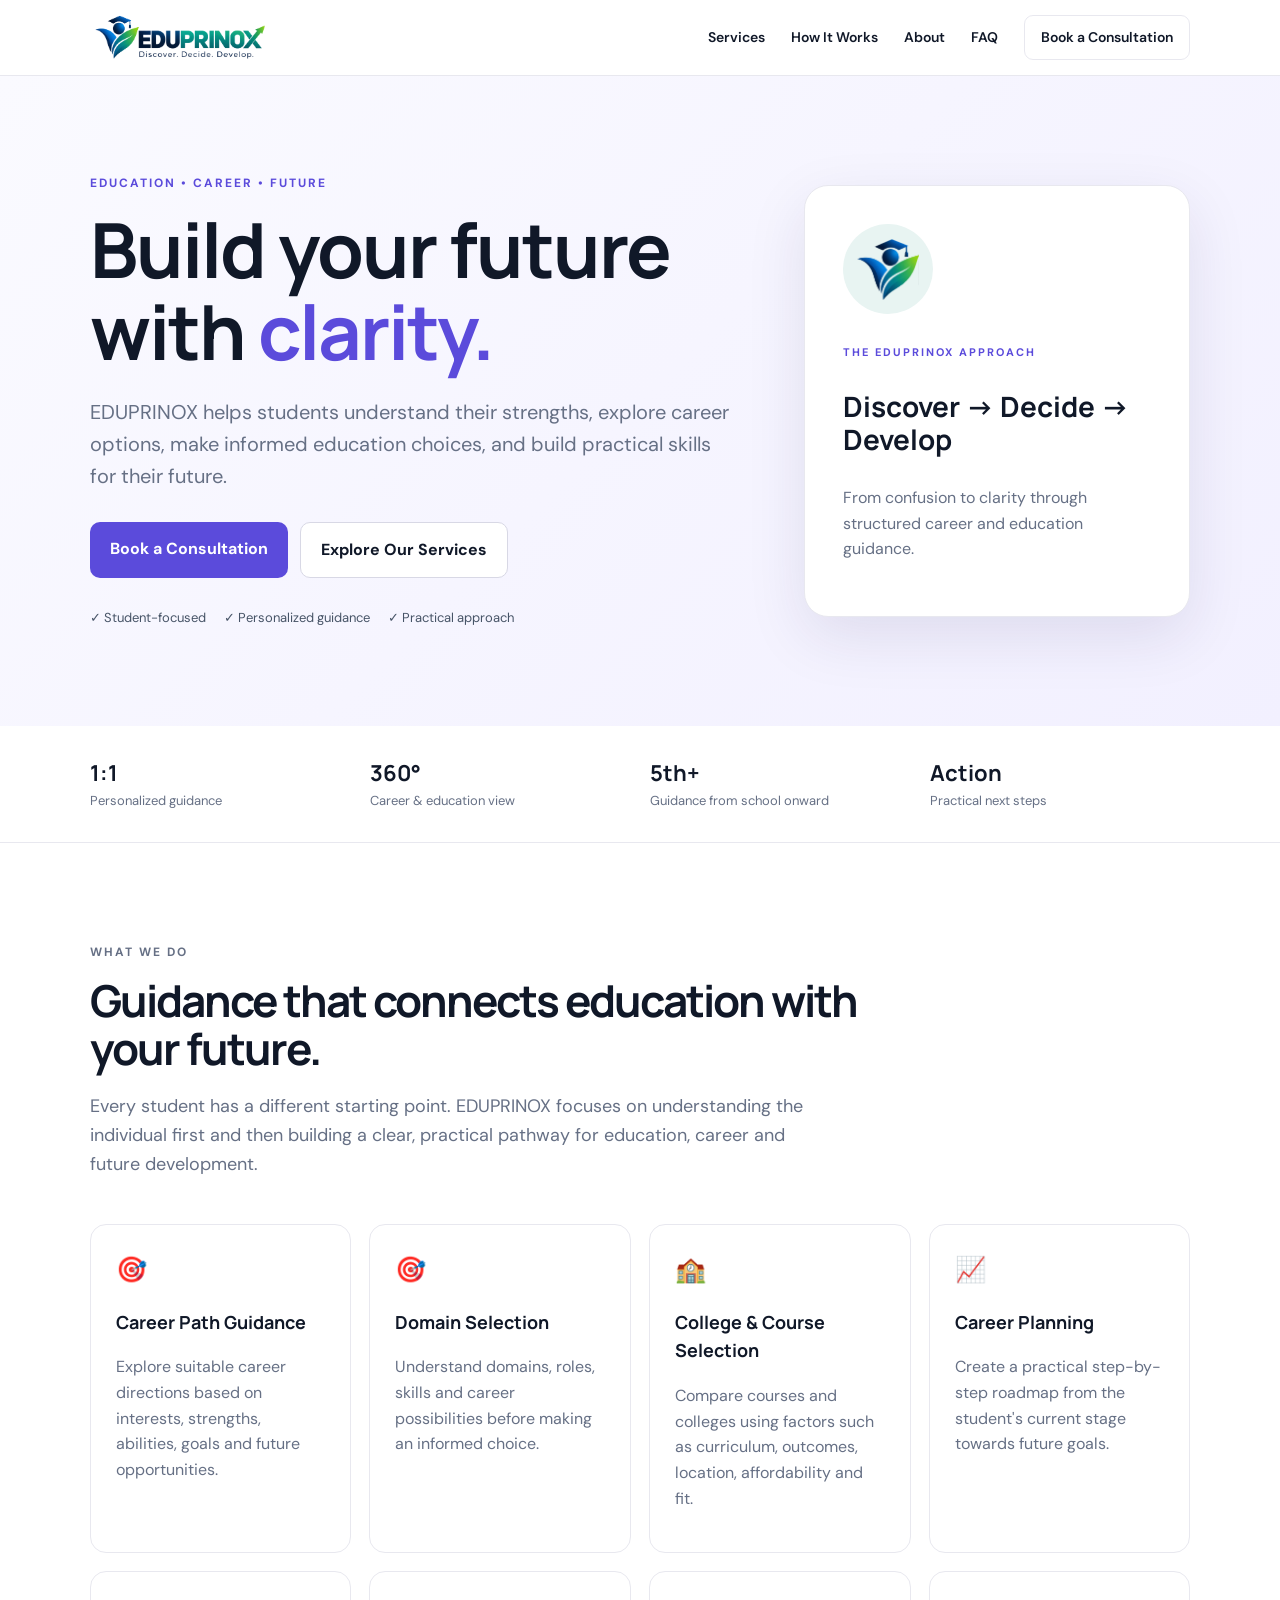
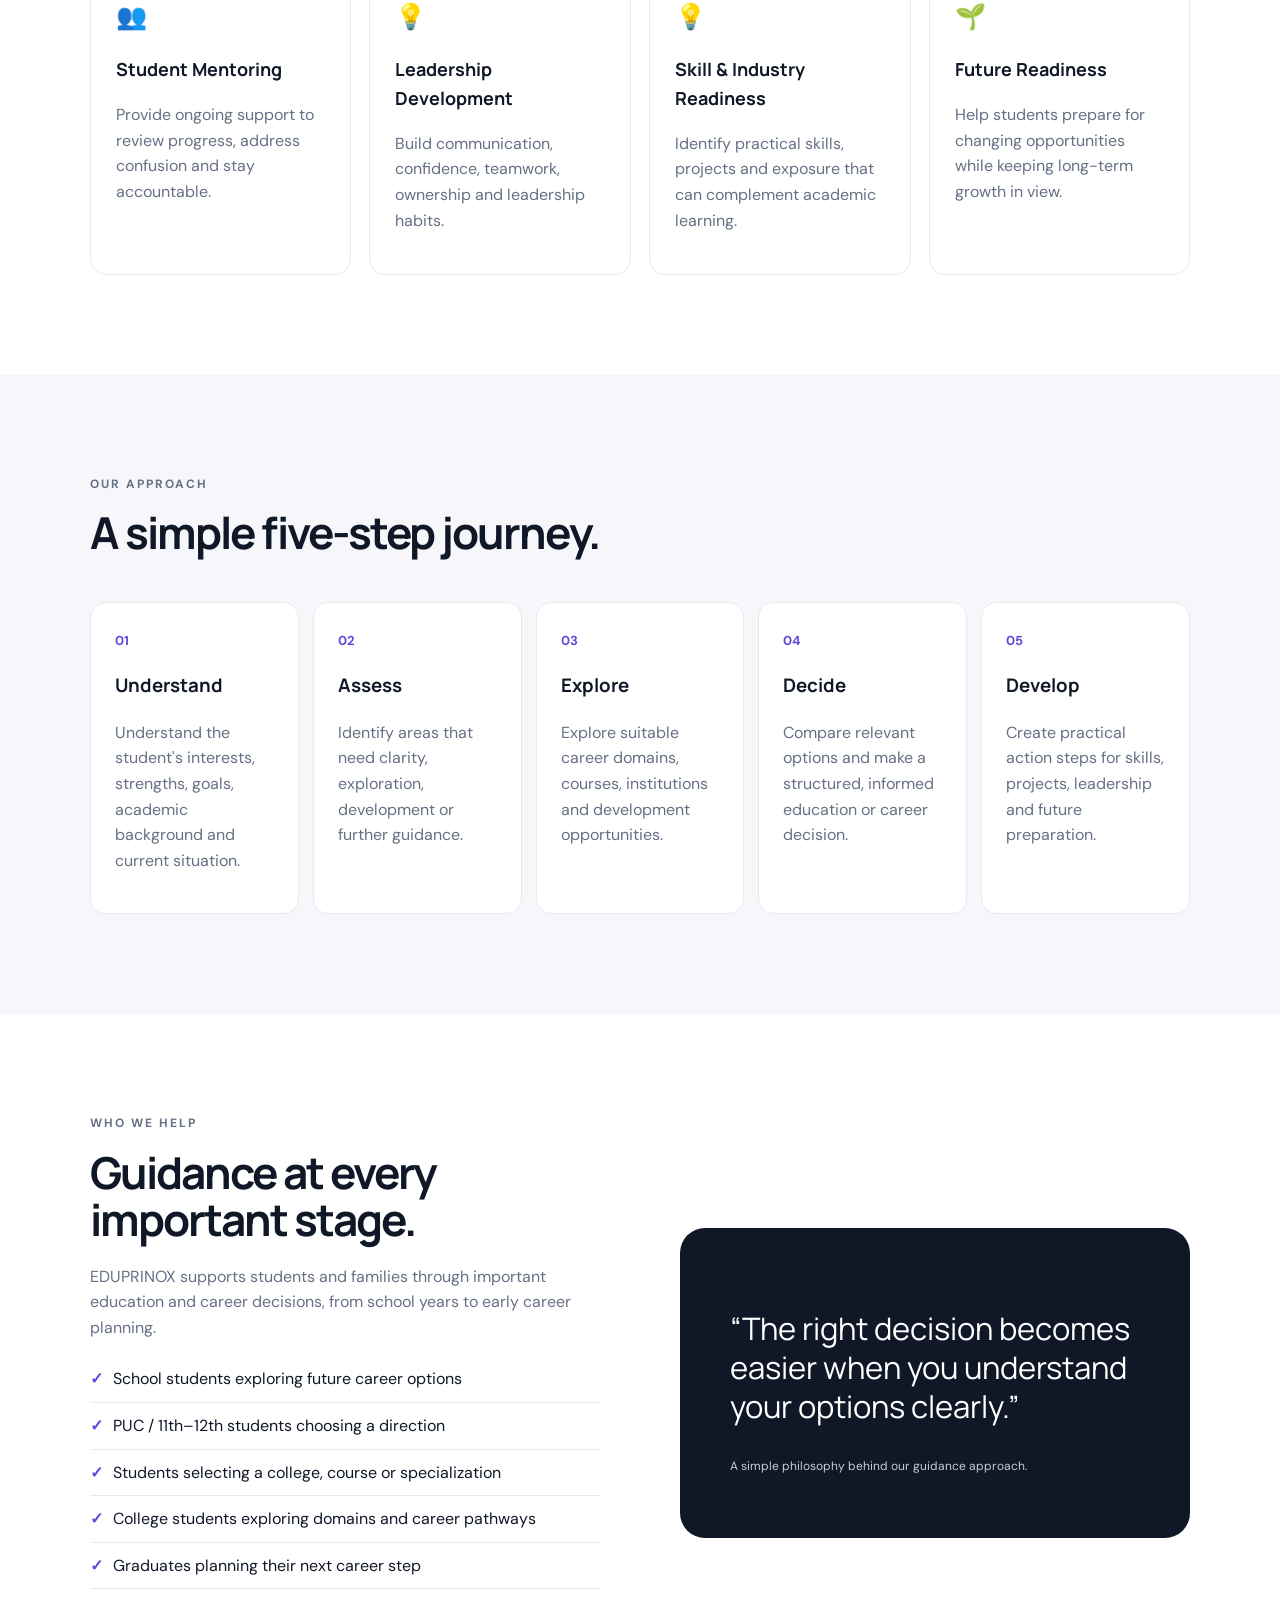
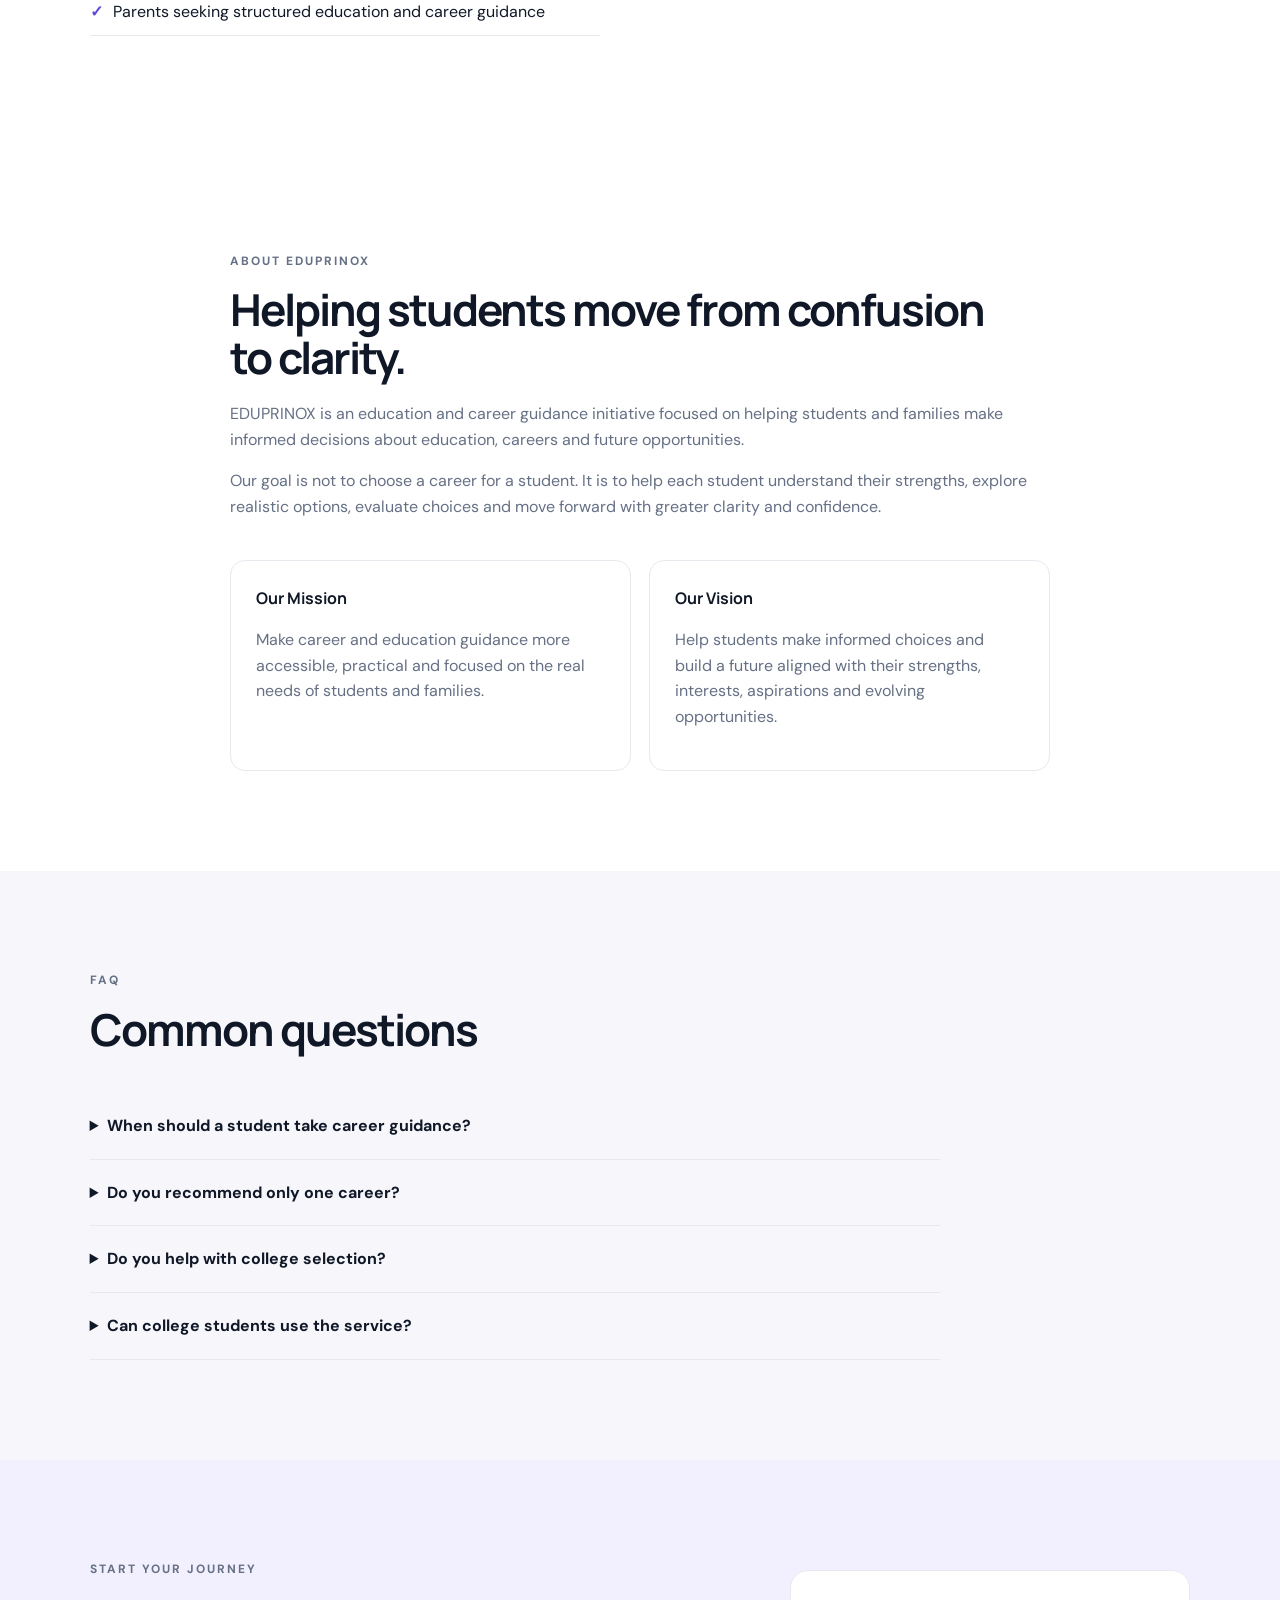
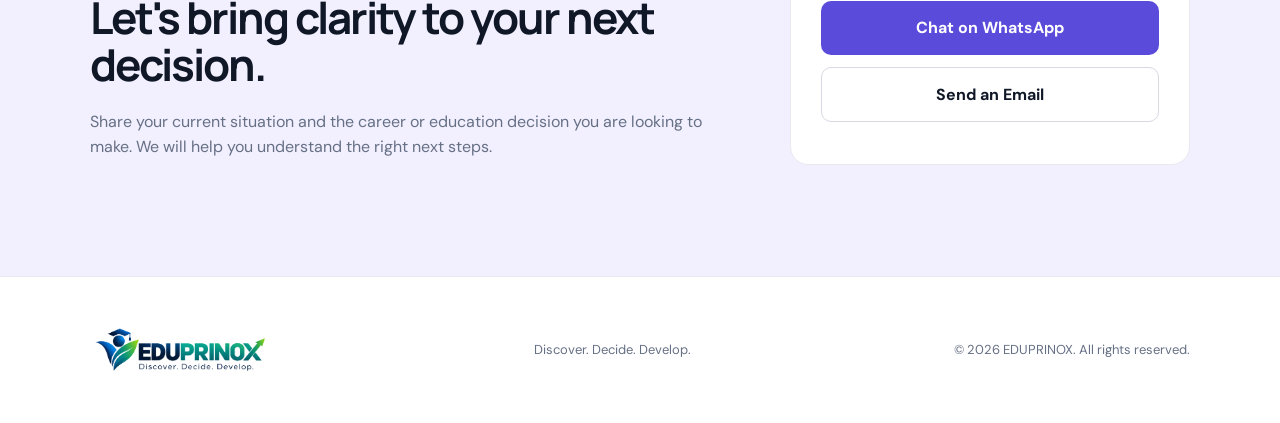
<file: index.html>
<!DOCTYPE html>
<html lang="en">
<head><meta name="google-site-verification" content="lOaw9TLtrIr2aU91BpSRBnDCga_M7J0gztXwc3w6dd8" />
  <meta charset="UTF-8">
  <meta name="viewport" content="width=device-width, initial-scale=1.0">
  <title>EDUPRINOX | Career & Education Guidance</title>
  <meta name="description" content="EDUPRINOX helps students make informed decisions about careers, education, courses, colleges, skills and future opportunities through structured guidance and practical career planning.">
  <meta name="keywords" content="career guidance, education consultancy, career counselling, college selection, domain selection, student mentoring, EDUPRINOX">
  <meta name="author" content="EDUPRINOX">
  <meta name="robots" content="index, follow">
  <meta property="og:title" content="EDUPRINOX | Discover. Decide. Develop.">
  <meta property="og:description" content="EDUPRINOX provides structured career and education guidance to help students learn, grow and make informed decisions about their future.">
  <meta property="og:type" content="website">
  <link rel="canonical" href="https://basavarajshellikeri.github.io/">
  <link rel="stylesheet" href="style.css">
</head>
<body>
<header class="nav">
  <a class="logo" href="#home">
    <img src="logo.png" alt="EDUPRINOX - Discover. Decide. Develop.">
  </a>
  <nav>
    <a href="#services">Services</a>
    <a href="#process">How It Works</a>
    <a href="#about">About</a>
    <a href="#faq">FAQ</a>
    <a class="nav-cta" href="#contact">Book a Consultation</a>
  </nav>
</header>

<main>
<section id="home" class="hero">
  <div class="hero-copy">
    <p class="eyebrow">EDUCATION • CAREER • FUTURE</p>
    <h1>Build your future with <span>clarity.</span></h1>
    <p class="lead">EDUPRINOX helps students understand their strengths, explore career options, make informed education choices, and build practical skills for their future.</p>
    <div class="actions">
      <a class="btn primary" href="#contact">Book a Consultation</a>
      <a class="btn secondary" href="#services">Explore Our Services</a>
    </div>
    <div class="trust"><span>✓ Student-focused</span><span>✓ Personalized guidance</span><span>✓ Practical approach</span></div>
  </div>
  <div class="hero-card">
    <div class="orb">
  <img src="logo-mark.png" alt="EDUPRINOX">
</div>
    <p class="mini">THE EDUPRINOX APPROACH</p>
    <h3>Discover → Decide → Develop</h3>
    <p>From confusion to clarity through structured career and education guidance.</p>
  </div>
</section>

<section class="stats">
  <div><strong>1:1</strong><span>Personalized guidance</span></div>
  <div><strong>360°</strong><span>Career & education view</span></div>
  <div><strong>5th+</strong><span>Guidance from school onward</span></div>
  <div><strong>Action</strong><span>Practical next steps</span></div>
</section>

<section id="services" class="section">
  <p class="eyebrow">WHAT WE DO</p>
  <h2>Guidance that connects education with your future.</h2>
  <p class="section-intro">Every student has a different starting point. EDUPRINOX focuses on understanding the individual first and then building a clear, practical pathway for education, career and future development.</p>
  <div class="grid">
    <article><div class="icon">🎯</div><h3>Career Path Guidance</h3><p>Explore suitable career directions based on interests, strengths, abilities, goals and future opportunities.</p></article>
    <article><div class="icon">🎯</div><h3>Domain Selection</h3><p>Understand domains, roles, skills and career possibilities before making an informed choice.</p></article>
    <article><div class="icon">🏫</div><h3>College & Course Selection</h3><p>Compare courses and colleges using factors such as curriculum, outcomes, location, affordability and fit.</p></article>
    <article><div class="icon">📈</div><h3>Career Planning</h3><p>Create a practical step-by-step roadmap from the student's current stage towards future goals.</p></article>
    <article><div class="icon">👥</div><h3>Student Mentoring</h3><p>Provide ongoing support to review progress, address confusion and stay accountable.</p></article>
    <article><div class="icon">💡</div><h3>Leadership Development</h3><p>Build communication, confidence, teamwork, ownership and leadership habits.</p></article>
    <article><div class="icon">💡</div><h3>Skill & Industry Readiness</h3><p>Identify practical skills, projects and exposure that can complement academic learning.</p></article>
    <article><div class="icon">🌱</div><h3>Future Readiness</h3><p>Help students prepare for changing opportunities while keeping long-term growth in view.</p></article>
  </div>
</section>

<section id="process" class="section alt">
  <p class="eyebrow">OUR APPROACH</p>
<h2>A simple five-step journey.</h2>
<div class="steps">
  <div><b>01</b><h3>Understand</h3><p>Understand the student's interests, strengths, goals, academic background and current situation.</p></div>
  <div><b>02</b><h3>Assess</h3><p>Identify areas that need clarity, exploration, development or further guidance.</p></div>
  <div><b>03</b><h3>Explore</h3><p>Explore suitable career domains, courses, institutions and development opportunities.</p></div>
  <div><b>04</b><h3>Decide</h3><p>Compare relevant options and make a structured, informed education or career decision.</p></div>
  <div><b>05</b><h3>Develop</h3><p>Create practical action steps for skills, projects, leadership and future preparation.</p></div>
</div>
</section>

<section class="section split">
  <div>
    <p class="eyebrow">WHO WE HELP</p>
    <h2>Guidance at every important stage.</h2>
    <p>EDUPRINOX supports students and families through important education and career decisions, from school years to early career planning.</p>
    <ul class="checklist">
      <li>School students exploring future career options</li>
      <li>PUC / 11th–12th students choosing a direction</li>
      <li>Students selecting a college, course or specialization</li>
      <li>College students exploring domains and career pathways</li>
      <li>Graduates planning their next career step</li>
      <li>Parents seeking structured education and career guidance</li>
    </ul>
  </div>
  <div class="quote-card">
    <p class="quote">“The right decision becomes easier when you understand your options clearly.”</p>
    <p class="small">A simple philosophy behind our guidance approach.</p>
  </div>
</section>

<section id="about" class="section about">
  <p class="eyebrow">ABOUT EDUPRINOX</p>
  <h2>Helping students move from confusion to clarity.</h2>
  <p>EDUPRINOX is an education and career guidance initiative focused on helping students and families make informed decisions about education, careers and future opportunities.</p>
  <p>Our goal is not to choose a career for a student. It is to help each student understand their strengths, explore realistic options, evaluate choices and move forward with greater clarity and confidence.</p>
  <div class="mission">
    <div><strong>Our Mission</strong><p>Make career and education guidance more accessible, practical and focused on the real needs of students and families.</p></div>
    <div><strong>Our Vision</strong><p>Help students make informed choices and build a future aligned with their strengths, interests, aspirations and evolving opportunities.</p></div>
  </div>
</section>

<section id="faq" class="section alt">
  <p class="eyebrow">FAQ</p>
  <h2>Common questions</h2>
  <div class="faq">
    <details><summary>When should a student take career guidance?</summary><p>Career guidance can be useful when a student is choosing a stream, exploring career options, selecting a course or college, or feeling uncertain about their next step.</p></details>
    <details><summary>Do you recommend only one career?</summary><p>No. The purpose of guidance is to help students understand suitable possibilities, compare options and make an informed decision based on their interests, strengths and goals.</p></details>
    <details><summary>Do you help with college selection?</summary><p>Yes. College and course selection can be evaluated using factors such as the student's goals, interests, course structure, learning environment, location, affordability and long-term relevance.</p></details>
    <details><summary>Can college students use the service?</summary><p>Yes. Support can include domain selection, skill planning, project exposure, leadership development and preparation for future career opportunities.</p></details>
  </div>
</section>

<section id="contact" class="section contact">
  <div>
    <p class="eyebrow">START YOUR JOURNEY</p>
    <h2>Let's bring clarity to your next decision.</h2>
    <p>Share your current situation and the career or education decision you are looking to make. We will help you understand the right next steps.</p>
  </div>
  <div class="contact-card">
    <a class="btn primary full" href="https://wa.me/917899300501?text=Hi%20EDUPRINOX%2C%20I%20would%20like%20to%20know%20about%20career%20guidance.">Chat on WhatsApp</a>
    <a class="btn secondary full" href="mailto:eduprinox.help@gmail.com?subject=EDUPRINOX%20Consultation%20Enquiry">Send an Email</a>
  </div>
</section>
</main>

<footer>
  <div class="logo">
  <img src="logo.png" alt="EDUPRINOX">
</div>
  <p>Discover. Decide. Develop.</p>
  <p>© 2026 EDUPRINOX. All rights reserved.</p>
</footer>
</body>
</html>
</file>
<file: style.css>
@import url('https://fonts.googleapis.com/css2?family=DM+Sans:wght@400;500;600;700&family=Manrope:wght@700;800&display=swap');
:root{--ink:#101828;--muted:#667085;--brand:#5b4bdb;--brand2:#7c6cf0;--light:#f7f7fb;--line:#e8e8ef;--white:#fff}
*{box-sizing:border-box}html{scroll-behavior:smooth}body{margin:0;color:var(--ink);font-family:'DM Sans',sans-serif;line-height:1.6;background:var(--white)}a{text-decoration:none;color:inherit}.nav{height:76px;display:flex;align-items:center;justify-content:space-between;padding:0 7%;position:sticky;top:0;background:rgba(255,255,255,.94);backdrop-filter:blur(12px);border-bottom:1px solid var(--line);z-index:20}.logo{font-family:Manrope;font-size:25px;letter-spacing:-1px}.logo img{width:180px;height:auto;display:block}.logo span{font-weight:800}.logo{font-weight:400}.nav nav{display:flex;align-items:center;gap:26px;font-size:14px;font-weight:600}.nav nav a:hover{color:var(--brand)}.nav-cta{padding:10px 16px;border:1px solid var(--line);border-radius:9px}.hero{min-height:650px;padding:90px 7%;display:grid;grid-template-columns:1.25fr .75fr;gap:70px;align-items:center;background:linear-gradient(135deg,#fafaff,#f2f0ff)}.eyebrow{font-size:12px;letter-spacing:2px;font-weight:700;color:var(--brand);margin:0 0 15px}.hero h1,h2{font-family:Manrope;letter-spacing:-2px;line-height:1.08}.hero h1{font-size:clamp(46px,6vw,76px);margin:0 0 24px}.hero h1 span{color:var(--brand)}.lead{font-size:20px;color:var(--muted);max-width:680px}.actions{display:flex;gap:12px;margin:30px 0}.btn{display:inline-block;padding:14px 20px;border-radius:10px;font-weight:700;text-align:center}.primary{background:var(--brand);color:#fff}.secondary{border:1px solid #d8d8e5;background:#fff}.trust{display:flex;gap:18px;flex-wrap:wrap;color:#475467;font-size:13px}.hero-card{background:#fff;border:1px solid var(--line);border-radius:24px;padding:38px;box-shadow:0 20px 60px rgba(35,31,90,.1)}.orb{width:90px;height:90px;border-radius:50%;display:grid;place-items:center;background:#e8f4f2;color:#fff;font-family:Manrope;font-size:25px;margin-bottom:30px}.orb img{width:62px;height:62px;object-fit:contain;display:block}.mini{font-size:11px;letter-spacing:2px;color:var(--brand);font-weight:700}.hero-card h3{font-family:Manrope;font-size:28px;line-height:1.2}.hero-card p:last-child{color:var(--muted)}.stats{display:grid;grid-template-columns:repeat(4,1fr);padding:30px 7%;border-bottom:1px solid var(--line);gap:20px}.stats div{display:flex;flex-direction:column}.stats strong{font-family:Manrope;font-size:22px}.stats span{font-size:13px;color:var(--muted)}.section{padding:100px 7%}.section h2{font-size:44px;max-width:800px;margin:0 0 20px}.section-intro{max-width:720px;color:var(--muted);font-size:18px}.grid{display:grid;grid-template-columns:repeat(4,1fr);gap:18px;margin-top:45px}.grid article{border:1px solid var(--line);border-radius:16px;padding:25px;background:#fff}.grid article:hover{transform:translateY(-3px);box-shadow:0 12px 35px rgba(16,24,40,.07);transition:.2s}.icon{font-size:25px}.grid h3{font-family:Manrope;font-size:18px}.grid p,.steps p,.section p{color:var(--muted)}.alt{background:var(--light)}.steps{display:grid;grid-template-columns:repeat(5,1fr);gap:14px;margin-top:45px}.steps>div{background:#fff;border:1px solid var(--line);padding:24px;border-radius:15px}.steps b{color:var(--brand);font-size:13px}.steps h3{font-family:Manrope}.split{display:grid;grid-template-columns:1fr 1fr;gap:80px;align-items:center}.checklist{list-style:none;padding:0}.checklist li{padding:10px 0;border-bottom:1px solid var(--line)}.checklist li:before{content:'✓';color:var(--brand);font-weight:800;margin-right:10px}.quote-card{background:#101828;color:#fff;border-radius:25px;padding:50px}.quote{font-family:Manrope;font-size:31px!important;line-height:1.25;color:#fff!important}.small{font-size:12px!important;color:var(--muted)}.quote-card .small{color:#c9cbd3}.about{max-width:1000px;margin:auto}.mission{display:grid;grid-template-columns:1fr 1fr;gap:18px;margin-top:40px}.mission div{border:1px solid var(--line);border-radius:15px;padding:25px}.mission strong{font-family:Manrope}.faq{max-width:850px;margin-top:40px}.faq details{border-bottom:1px solid var(--line);padding:20px 0}.faq summary{cursor:pointer;font-weight:700}.contact{background:#f2f0ff;display:grid;grid-template-columns:1fr 400px;gap:70px;align-items:center}.contact-card{background:#fff;padding:30px;border-radius:18px;border:1px solid var(--line)}.full{display:block;width:100%;margin-bottom:12px}footer{padding:40px 7%;border-top:1px solid var(--line);display:flex;justify-content:space-between;align-items:center;gap:20px;font-size:13px;color:var(--muted)}footer .logo{color:var(--ink)}
@media(max-width:900px){.nav nav a:not(.nav-cta){display:none}.hero,.split,.contact{grid-template-columns:1fr}.hero{padding-top:60px}.grid{grid-template-columns:repeat(2,1fr)}.steps{grid-template-columns:1fr 1fr}.stats{grid-template-columns:repeat(2,1fr)}.section{padding:75px 6%}.section h2{font-size:36px}footer{flex-direction:column;align-items:flex-start}}
@media(max-width:560px){.grid,.steps,.mission{grid-template-columns:1fr}.hero h1{font-size:45px}.hero-card{padding:25px}.nav{padding:0 5%}.stats{padding:25px 6%}}
</file>
